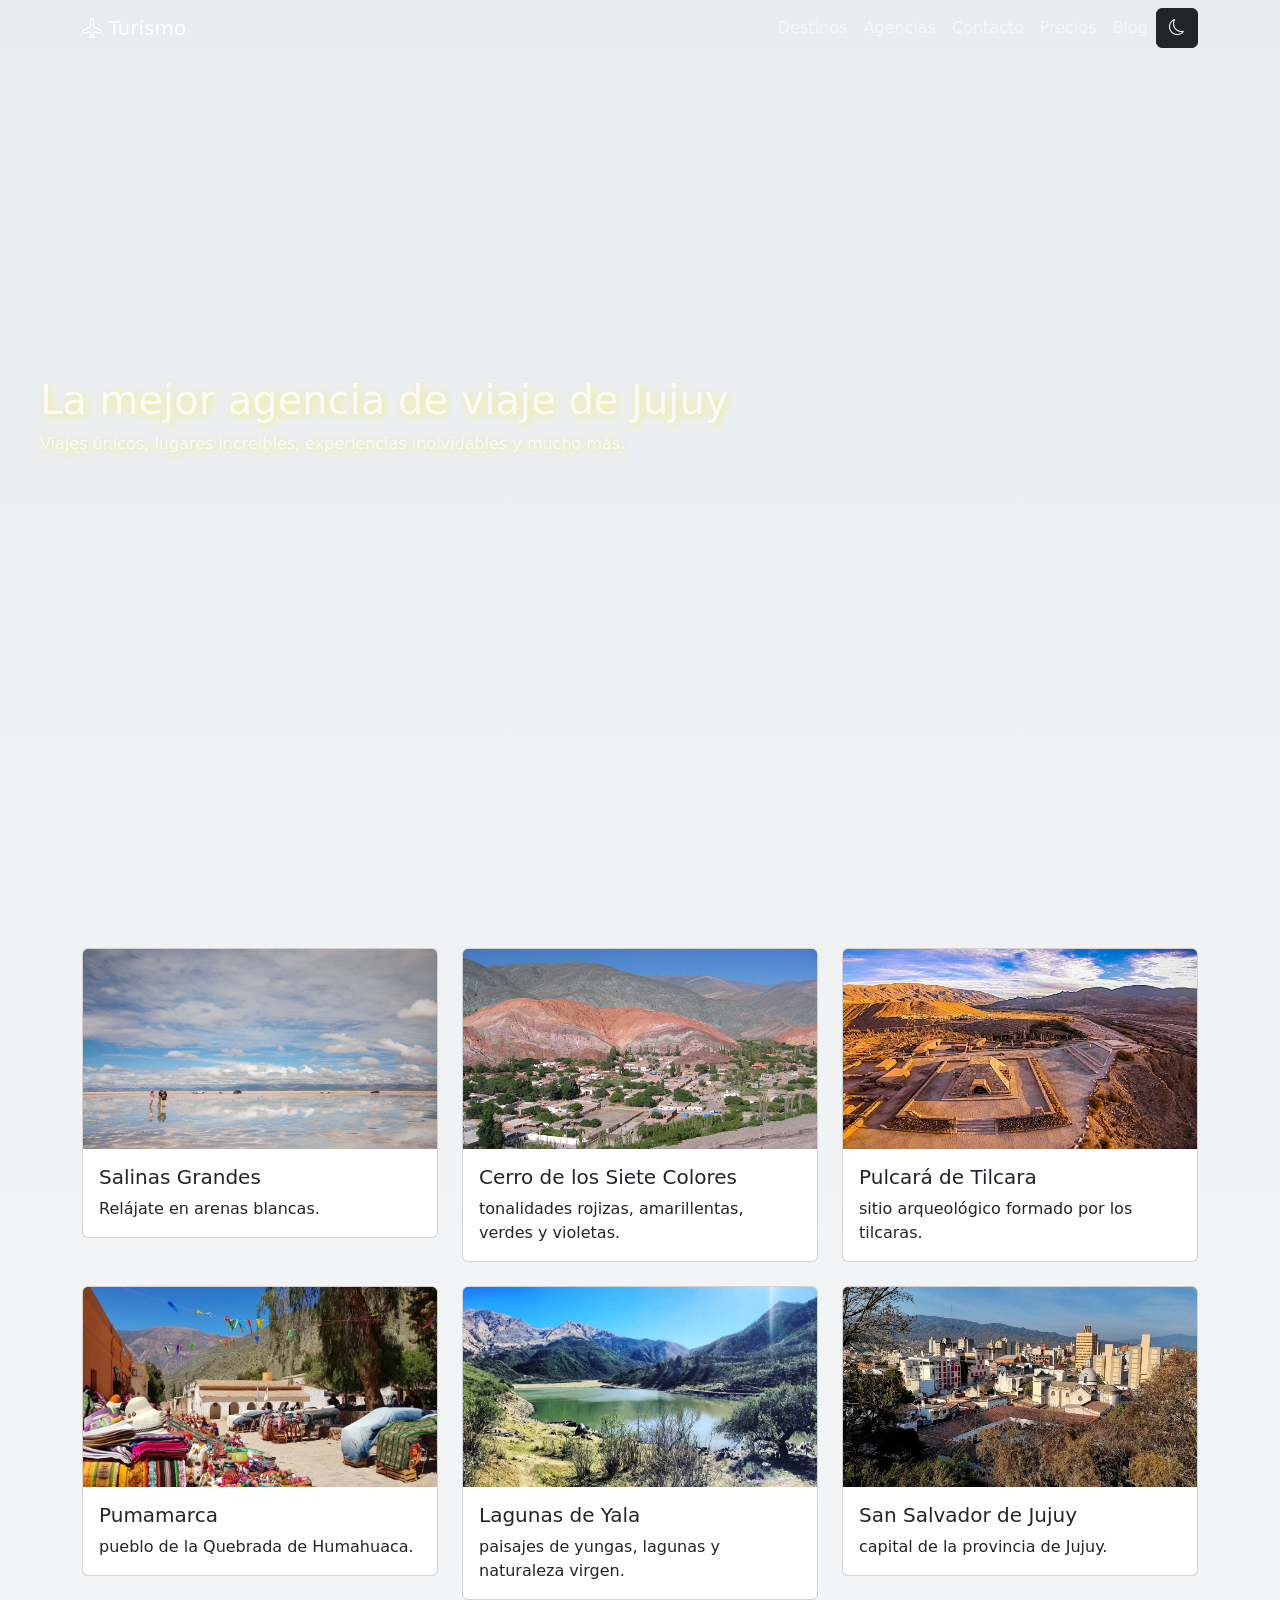
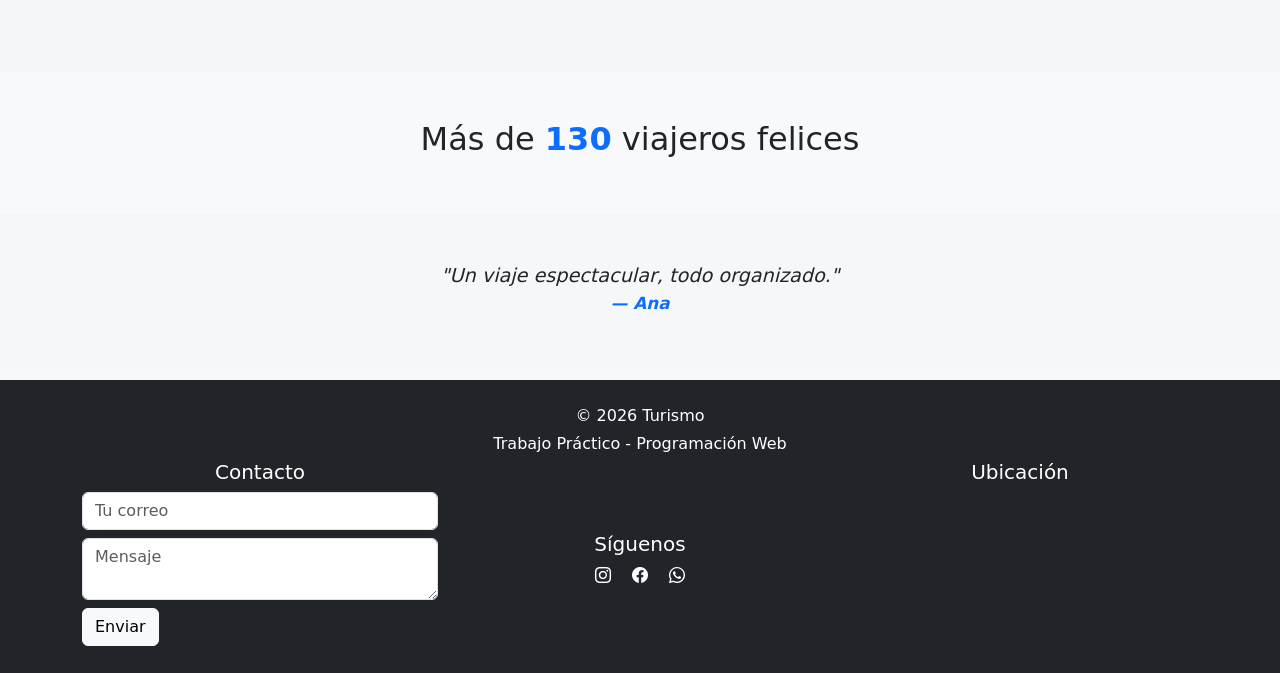
<file: index.html>
<!DOCTYPE html>
<html lang="es">
<head>
  <meta charset="UTF-8">
  <meta name="viewport" content="width=device-width, initial-scale=1.0">
  <title>Turismo - Home</title>
  <!-- Bootstrap CSS -->
  <link href="https://cdn.jsdelivr.net/npm/bootstrap@5.3.8/dist/css/bootstrap.min.css" rel="stylesheet" integrity="sha384-sRIl4kxILFvY47J16cr9ZwB07vP4J8+LH7qKQnuqkuIAvNWLzeN8tE5YBujZqJLB" crossorigin="anonymous">
  <!-- Font Awesome (librería de iconos) -->
  <link rel="stylesheet" href="https://cdn.jsdelivr.net/npm/bootstrap-icons@1.11.3/font/bootstrap-icons.css">
  <!-- Estilos del home -->
  <link rel="stylesheet" href="css/styles.css">
  <link rel="stylesheet" href="css/index.css">
</head>

<body>
  <!-- navbar and header -->
  <div class="hero-wrapper">
    <!-- Video de fondo -->
    <video autoplay muted loop id="hero-video">
      <source src="video/videoJujuy.mp4" type="video/mp4">
    </video>
    <!-- Menu superior -->
    <nav class="navbar navbar-expand-lg navbar-dark">
      <div class="container">
        <a class="navbar-brand" href="index.html">
          <i class="bi bi-airplane"></i> Turismo
        </a>
        <button class="navbar-toggler" type="button" data-bs-toggle="collapse" data-bs-target="#navbarNav">
          <span class="navbar-toggler-icon"></span>
        </button>
        <div class="collapse navbar-collapse" id="navbarNav">
          <ul class="navbar-nav ms-auto">
            <li class="nav-item"><a class="nav-link" href="destinos.html">Destinos</a></li>
            <li class="nav-item"><a class="nav-link" href="agencias.html">Agencias</a></li>
            <li class="nav-item"><a class="nav-link" href="contacto.html">Contacto</a></li>
            <li class="nav-item"><a class="nav-link" href="precios.html">Precios</a></li>
            <li class="nav-item"><a class="nav-link" href="blog.html">Blog</a></li>
            <button id="modoOscuroBtn" class="btn btn-dark">
              <i class="bi bi-moon"></i>
            </button>
          </ul>
        </div>
    </div>
    </nav>
    <!-- Cuerpo de la pagina -->
    <header class="hero text-white text-center" id="hero-text">
      <div class="hero-text">
        <h1>La mejor agencia de viaje de Jujuy</h1>
        <p>Viajes únicos, lugares increibles, experiencias inolvidables y mucho más.</p>
      </div>
    </header>

  </div>
  
  <!-- Cartas de destinos -->
  <section class="container my-5">
    <div class="row">

      <div class="col-md-4 mb-4">
        <div class="card destino-card">
          <img src="img/index/salinas.jpg" class="card-img-top" alt="Playa">
          <div class="card-body">
            <h5 class="card-title">Salinas Grandes</h5>
            <p class="card-text">Relájate en arenas blancas.</p>
          </div>
        </div>
      </div>
      <div class="col-md-4 mb-4">
        <div class="card destino-card">
          <img src="img/index/cerro7colores.jpg" class="card-img-top" alt="cerro de 7 colores">
          <div class="card-body">
            <h5 class="card-title">Cerro de los Siete Colores</h5>
            <p class="card-text">tonalidades rojizas, amarillentas, verdes y violetas.</p>
          </div>
        </div>
      </div>
      <div class="col-md-4 mb-4">
        <div class="card destino-card">
          <img src="img/index/pulcara.jpg" class="card-img-top" alt="pulcara de tilcara">
          <div class="card-body">
            <h5 class="card-title">Pulcará de Tilcara</h5>
            <p class="card-text">sitio arqueológico formado por los tilcaras.</p>
          </div>
        </div>
      </div>
      <div class="col-md-4 mb-4">
        <div class="card destino-card">
          <img src="img/index/pumamarca.jpg" class="card-img-top" alt="pumamarca">
          <div class="card-body">
            <h5 class="card-title">Pumamarca</h5>
            <p class="card-text">pueblo de la Quebrada de Humahuaca.</p>
          </div>
        </div>
      </div>
      <div class="col-md-4 mb-4">
        <div class="card destino-card">
          <img src="img/index/lagunaYala.jpg" class="card-img-top" alt="laguna de yala">
          <div class="card-body">
            <h5 class="card-title">Lagunas de Yala</h5>
            <p class="card-text">paisajes de yungas, lagunas y naturaleza virgen.</p>
          </div>
        </div>
      </div>
      <div class="col-md-4 mb-4">
        <div class="card destino-card">
          <img src="img/index/capitalJujuy.jpg" class="card-img-top" alt="San salvador de jujuy">
          <div class="card-body">
            <h5 class="card-title">San Salvador de Jujuy</h5>
            <p class="card-text">capital de la provincia de Jujuy.</p>
          </div>
        </div>
      </div>
    
    </div>
  </section>

  <!-- Contador animado -->
  <section class="bg-light text-center p-5">
    <h2>Más de <span id="contador">0</span> viajeros felices</h2>
  </section>

  <!-- Carousel de testimonios -->
  <section class="container my-5">
    <div id="testimoniosCarousel" class="carousel slide" data-bs-ride="carousel">
      <div class="carousel-inner">
        <div class="carousel-item active">
          <blockquote class="blockquote text-center">
            <p>"Un viaje espectacular, todo organizado."</p>
            <footer class="blockquote-footer">Ana</footer>
          </blockquote>
        </div>
        <div class="carousel-item">
          <blockquote class="blockquote text-center">
            <p>"La mejor experiencia de mi vida."</p>
            <footer class="blockquote-footer">Carlos</footer>
          </blockquote>
        </div>
      </div>
    </div>
  </section>

  <!-- Footer con formulario, redes sociales y mapa -->
  <footer class="bg-dark text-white text-center py-4 mt-5">
    <div class="container">
      <div class="row">
        <p class="mb-1">© 2026 Turismo</p>
        <p class="mb-1">Trabajo Práctico - Programación Web</p>
        <!-- Formulario -->
        <div class="col-md-4">
          <h5>Contacto</h5>
          <form>
            <input type="email" class="form-control mb-2" placeholder="Tu correo" required>
            <textarea class="form-control mb-2" placeholder="Mensaje"></textarea>
            <div class="text-start">
              <button class="btn btn-light">Enviar</button>
            </div>
          </form>
        </div>
        <!-- Redes sociales -->
        <div class="col-md-4 text-white text-center py-4 mt-5">
          <h5>Síguenos</h5>
          <i class="bi bi-instagram mx-2"></i>
          <i class="bi bi-facebook mx-2"></i>
          <i class="bi bi-whatsapp mx-2"></i>
        </div>
        <!-- Mapa -->
        <div class="col-md-4">
          <h5>Ubicación</h5>
          <iframe src="https://maps.google.com/maps?q=Jujuy&t=&z=13&ie=UTF8&iwloc=&output=embed" width="100%" height="150" style="border:0;"></iframe>
        </div>
      </div>
    </div>
  </footer>

  <!-- Bootstrap JS + jQuery -->
  <script src="https://code.jquery.com/jquery-3.7.1.min.js"></script>
  <script src="https://cdn.jsdelivr.net/npm/bootstrap@5.3.3/dist/js/bootstrap.bundle.min.js"></script>
  
  <!-- Script jQuery para animaciones -->
  <script>
    // Texto animado en Hero
    $("#hero-text").hide().fadeIn(2000);

    // Contador animado
    let count = 0;
    let interval = setInterval(function() {
      if(count < 500) {
        count++;
        $("#contador").text(count);
      } else {
        clearInterval(interval);
      }
    }, 10);
  </script>
  <script src="js/index.js"></script>
</body>
</html>
</file>
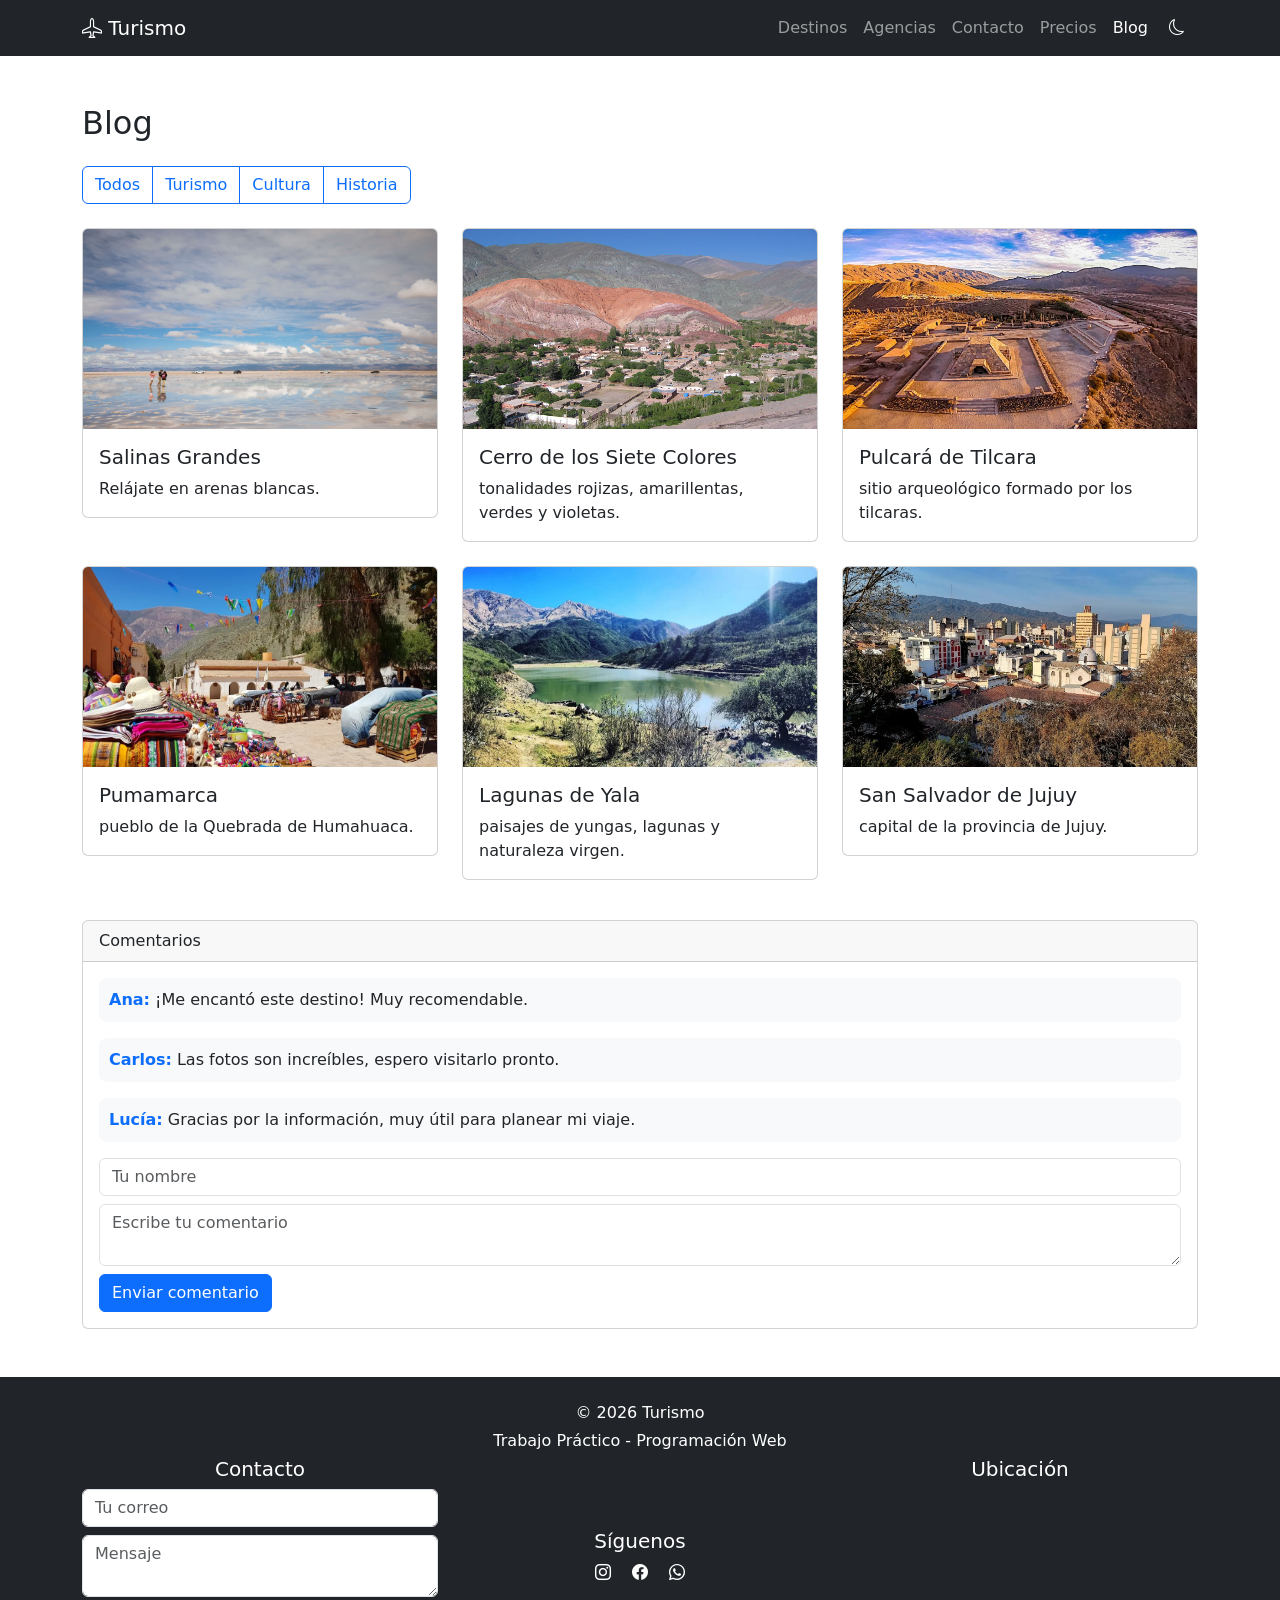
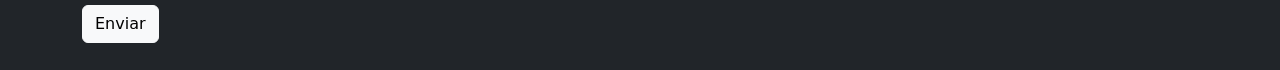
<file: blog.html>
<!DOCTYPE html>
<html lang="es">
<head>
  <meta charset="UTF-8">
  <meta name="viewport" content="width=device-width, initial-scale=1.0">
  <title>Turismo - Home</title>
  <!-- Bootstrap CSS -->
  <link href="https://cdn.jsdelivr.net/npm/bootstrap@5.3.8/dist/css/bootstrap.min.css" rel="stylesheet" integrity="sha384-sRIl4kxILFvY47J16cr9ZwB07vP4J8+LH7qKQnuqkuIAvNWLzeN8tE5YBujZqJLB" crossorigin="anonymous">
  <!-- Font Awesome (librería de iconos) -->
  <link rel="stylesheet" href="https://cdn.jsdelivr.net/npm/bootstrap-icons@1.11.3/font/bootstrap-icons.css">
  <!-- Estilos del home -->
  <link rel="stylesheet" href="css/blog.css">
</head>

<body>
    <!-- navbar -->
    <nav class="navbar navbar-expand-lg navbar-dark bg-dark">
        <div class="container">
            <a class="navbar-brand" href="index.html">
                <i class="bi bi-airplane"></i> Turismo
            </a>
            <button class="navbar-toggler" type="button" data-bs-toggle="collapse" data-bs-target="#menu">
                <span class="navbar-toggler-icon"></span>
            </button>
            <div class="collapse navbar-collapse" id="menu">
                <ul class="navbar-nav ms-auto">
                    <li class="nav-item"><a class="nav-link" href="destinos.html">Destinos</a></li>
                    <li class="nav-item"><a class="nav-link" href="agencias.html">Agencias</a></li>
                    <li class="nav-item"><a class="nav-link" href="contacto.html">Contacto</a></li>
                    <li class="nav-item"><a class="nav-link" href="precios.html">Precios</a></li>
                    <li class="nav-item"><a class="nav-link active" href="blog.html">Blog</a></li>
                    <button id="modoOscuroBtn" class="btn btn-dark">
                        <i class="bi bi-moon"></i>
                    </button>
                </ul>
            </div>
        </div>
    </nav>
    <section class="container my-5">
        <h2 class="mb-4">Blog</h2>
        <!-- Filtros de categorías -->
        <div class="btn-group mb-4" role="group">
            <button type="button" class="btn btn-outline-primary filter-btn" data-filter="all">Todos</button>
            <button type="button" class="btn btn-outline-primary filter-btn" data-filter="turismo">Turismo</button>
            <button type="button" class="btn btn-outline-primary filter-btn" data-filter="cultura">Cultura</button>
            <button type="button" class="btn btn-outline-primary filter-btn" data-filter="historia">Historia</button>
        </div>
        <div class="row">
            <div class="col-md-4 mb-4 blog-item turismo">
                <div class="card destino-card">
                <img src="img/index/salinas.jpg" class="card-img-top" alt="Playa">
                    <div class="card-body">
                        <h5 class="card-title">Salinas Grandes</h5>
                        <p class="card-text">Relájate en arenas blancas.</p>
                    </div>
                </div>
            </div>
            <div class="col-md-4 mb-4  blog-item cultura">
                <div class="card destino-card">
                <img src="img/index/cerro7colores.jpg" class="card-img-top" alt="cerro de 7 colores">
                    <div class="card-body">
                        <h5 class="card-title">Cerro de los Siete Colores</h5>
                        <p class="card-text">tonalidades rojizas, amarillentas, verdes y violetas.</p>
                    </div>
                </div>
            </div>
            <div class="col-md-4 mb-4 blog-item historia">
                <div class="card destino-card">
                    <img src="img/index/pulcara.jpg" class="card-img-top" alt="pulcara de tilcara">
                    <div class="card-body">
                        <h5 class="card-title">Pulcará de Tilcara</h5>
                        <p class="card-text">sitio arqueológico formado por los tilcaras.</p>
                    </div>
                </div>
            </div>
            <div class="col-md-4 mb-4 blog-item cultura">
                <div class="card destino-card">
                    <img src="img/index/pumamarca.jpg" class="card-img-top" alt="pumamarca">
                    <div class="card-body">
                        <h5 class="card-title">Pumamarca</h5>
                        <p class="card-text">pueblo de la Quebrada de Humahuaca.</p>
                    </div>
                </div>
            </div>
            <div class="col-md-4 mb-4 blog-item turismo">
                <div class="card destino-card">
                    <img src="img/index/lagunaYala.jpg" class="card-img-top" alt="laguna de yala">
                    <div class="card-body">
                        <h5 class="card-title">Lagunas de Yala</h5>
                        <p class="card-text">paisajes de yungas, lagunas y naturaleza virgen.</p>
                    </div>
                </div>
            </div>
            <div class="col-md-4 mb-4 blog-item turismo">
                <div class="card destino-card">
                    <img src="img/index/capitalJujuy.jpg" class="card-img-top" alt="San salvador de jujuy">
                    <div class="card-body">
                        <h5 class="card-title">San Salvador de Jujuy</h5>
                        <p class="card-text">capital de la provincia de Jujuy.</p>
                    </div>
                </div>
            </div>
        </div>
         <!-- Comentarios simulados -->
        <div class="card mt-3">
            <div class="card-header">
                Comentarios
            </div>
            <div class="card-body">
                <div class="mb-3">
                    <strong>Ana:</strong> ¡Me encantó este destino! Muy recomendable.
                </div>
                <div class="mb-3">
                    <strong>Carlos:</strong> Las fotos son increíbles, espero visitarlo pronto.
                </div>
                <div class="mb-3">
                    <strong>Lucía:</strong> Gracias por la información, muy útil para planear mi viaje.
                </div>
                <!-- Formulario para comentario simulado -->
                <form id="commentForm">
                    <input type="text" class="form-control mb-2" id="name" placeholder="Tu nombre" required>
                    <textarea class="form-control mb-2" id="comment" placeholder="Escribe tu comentario" required></textarea>
                    <button type="submit" class="btn btn-primary">Enviar comentario</button>
                </form>
            </div>
        </div>

    </section>
    <!-- Footer con formulario, redes sociales y mapa -->
    <footer class="bg-dark text-white text-center py-4 mt-5">
        <div class="container">
        <div class="row">
            <p class="mb-1">© 2026 Turismo</p>
            <p class="mb-1">Trabajo Práctico - Programación Web</p>
            <!-- Formulario -->
            <div class="col-md-4">
            <h5>Contacto</h5>
            <form>
                <input type="email" class="form-control mb-2" placeholder="Tu correo" required>
                <textarea class="form-control mb-2" placeholder="Mensaje"></textarea>
                <div class="text-start">
                <button class="btn btn-light">Enviar</button>
                </div>
            </form>
            </div>
            <!-- Redes sociales -->
            <div class="col-md-4 text-white text-center py-4 mt-5">
            <h5>Síguenos</h5>
            <i class="bi bi-instagram mx-2"></i>
            <i class="bi bi-facebook mx-2"></i>
            <i class="bi bi-whatsapp mx-2"></i>
            </div>
            <!-- Mapa -->
            <div class="col-md-4">
            <h5>Ubicación</h5>
            <iframe src="https://maps.google.com/maps?q=Jujuy&t=&z=13&ie=UTF8&iwloc=&output=embed" width="100%" height="150" style="border:0;"></iframe>
            </div>
        </div>
        </div>
    </footer>
    <script src="https://code.jquery.com/jquery-3.6.0.min.js"></script>
    <script src="js/blog.js"></script>
</body>
</file>
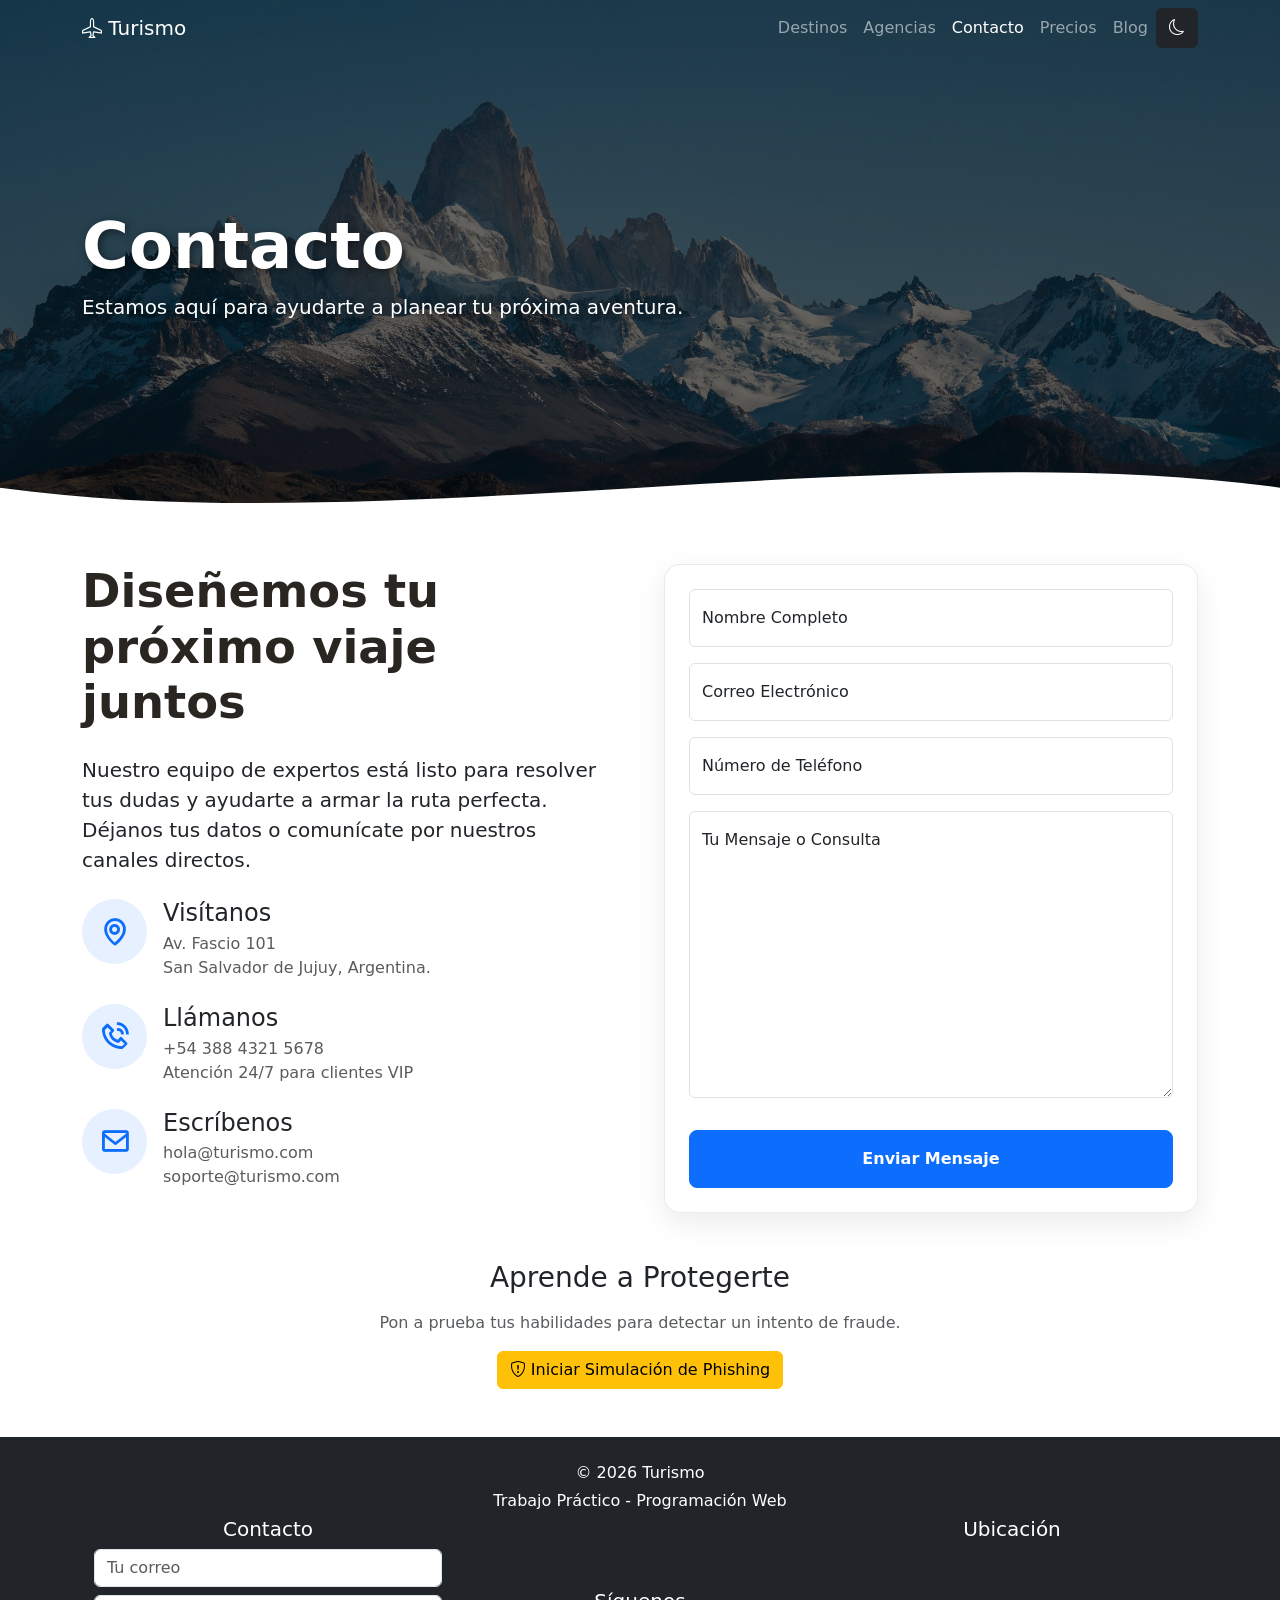
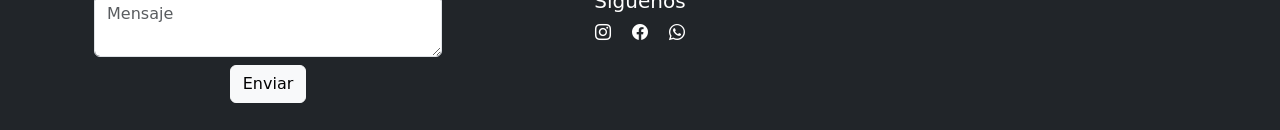
<file: contacto.html>
<!DOCTYPE html>
<html lang="en">
<head>
    <meta charset="UTF-8">
    <meta name="viewport" content="width=device-width, initial-scale=1.0">
    <title>Turismo - Contacto</title>
    <!-- Bootstrap CSS -->
    <link href="https://cdn.jsdelivr.net/npm/bootstrap@5.3.8/dist/css/bootstrap.min.css" rel="stylesheet" integrity="sha384-sRIl4kxILFvY47J16cr9ZwB07vP4J8+LH7qKQnuqkuIAvNWLzeN8tE5YBujZqJLB" crossorigin="anonymous">
    <!-- Font Awesome (librería de iconos) -->
    <link rel="stylesheet" href="https://cdn.jsdelivr.net/npm/bootstrap-icons@1.11.3/font/bootstrap-icons.css">
    <link href='https://unpkg.com/boxicons@2.1.4/css/boxicons.min.css' rel='stylesheet'>  
    <!-- Estilos personalizados -->
    <link rel="stylesheet" href="css/contacto.css">
</head>
<body>
    <header class="hero-contacto">
        <nav class="navbar navbar-expand-lg navbar-dark navbar-custom">
        <div class="container">
            <a class="navbar-brand" href="index.html">
                <i class="bi bi-airplane"></i> Turismo
            </a>
            <button class="navbar-toggler" type="button" data-bs-toggle="collapse" data-bs-target="#menu">
                <span class="navbar-toggler-icon"></span>
            </button>
            <div class="collapse navbar-collapse" id="menu">
                <ul class="navbar-nav ms-auto">
                    <li class="nav-item">
                        <a class="nav-link" href="destinos.html">Destinos</a>
                    </li>
                    <li class="nav-item">
                        <a class="nav-link" href="agencias.html">Agencias</a>
                    </li>
                    <li class="nav-item">
                        <a class="nav-link active" href="contacto.html">Contacto</a>
                    </li>   
                    <li class="nav-item">
                        <a class="nav-link" href="precios.html">Precios</a>
                    </li>
                    <li class="nav-item">
                        <a class="nav-link" href="blog.html">Blog</a>
                    </li>
                         
                    <button id="modoOscuroBtn" class="btn btn-dark">
                        <i class="bi bi-moon"></i>
                    </button>
                </ul>
            </div>
        </div>
        </nav>
        <!-- Contenido sobre la imagen de fondo -->
        <div class="hero-content container ">
            <h1 class="display-3 fw-bold text-white text-shadow">Contacto</h1>
            <p class="lead text-white text-shadow">Estamos aquí para ayudarte a planear tu próxima aventura.</p>
        </div>
        <!-- Separador en forma de ola -->
        <div class="wave">
            <svg viewBox="0 0 500 150" preserveAspectRatio="none"><path d="M0.00,49.98 C149.99,150.00 349.20,-49.98 500.00,49.98 L500.00,150.00 L0.00,150.00 Z"></path></svg>
        </div>
    </header>
    <main class="container mt-4 mb-5">
        <section class="contact-section reveal mb-5">
            <div class="row gx-5">
                <!-- Contacto Info -->
                <div class="col-md-6 mb-4 contact-info">
                    <h2 class="mb-4 contact-title">Diseñemos tu próximo viaje juntos</h2>
                    <p class="lead mb-4">Nuestro equipo de expertos está listo para resolver tus dudas y ayudarte a armar la ruta perfecta.
                        Déjanos tus datos o comunícate por nuestros canales directos.</p> 
                    <div class="contact-info-list d-flex flex-column gap-4">
                        <div class="contact-item d-flex align-items-start animate-fade-in animate-delay-1">
                            <div class="contact-icon me-3">
                                <i class='bx bx-map'></i>
                            </div>
                            <div class="contact-text">
                                <h4 class="mb-1">Visítanos</h4>
                                <p class="mb-0 text-muted">Av. Fascio 101<br>San Salvador de Jujuy, Argentina.</p>
                            </div>
                        </div>
                        <div class="contact-item d-flex align-items-start animate-fade-in animate-delay-2">
                            <div class="contact-icon me-3">
                                <i class='bx bx-phone-call'></i>
                            </div>
                            <div class="contact-text">
                                <h4 class="mb-1">Llámanos</h4>
                                <p class="mb-0 text-muted">+54 388 4321 5678<br>Atención 24/7 para clientes VIP</p>
                            </div>
                        </div>
        
                        <div class="contact-item d-flex align-items-start animate-fade-in animate-delay-3">
                            <div class="contact-icon me-3">
                                <i class='bx bx-envelope'></i>
                            </div>
                            <div class="contact-text">
                                <h4 class="mb-1">Escríbenos</h4>
                                <p class="mb-0 text-muted">hola@turismo.com<br>soporte@turismo.com</p>
                            </div>
                        </div>
                    </div>
                </div>     
                <!-- Contacto Form -->
                <div class="col-md-6 contact-form-card reveal">
                    <div class="card form-card p-4 rounded-4 h-100">
                        <form id="contactForm" action="#modal-success" method="GET" class="d-flex flex-column h-100">         
                            <div class="form-floating mb-3">
                                <input type="text" id="name" class="form-control" placeholder="Nombre Completo" required
                                    pattern="[A-Za-zÁÉÍÓÚáéíóúÑñ\s]{3,50}">
                                <label for="name">Nombre Completo</label>
                                <div class="invalid-feedback" id="nameError">El nombre debe tener entre 3 y 50 letras</div>
                            </div>           
                            <div class="form-floating mb-3">
                                <input type="email" id="email" class="form-control" placeholder="Correo Electrónico" required>
                                <label for="email">Correo Electrónico</label>
                                <div class="invalid-feedback" id="emailError">Debes ingresar un email válido (ej: nombre@dominio.com).</div>
                            </div>      
                            <div class="form-floating mb-3">
                                <input type="tel" id="phone" class="form-control" placeholder="Número de Teléfono" required pattern="[0-9]{8,15}">
                                <label for="phone">Número de Teléfono</label>
                                <div class="invalid-feedback" id="phoneError">Ingresa un número telefónico válido (solo números).</div>
                            </div>      
                            <div class="form-floating mb-4 flex-grow-1">
                                <textarea id="message" class="form-control h-100" placeholder="Tu Mensaje o Consulta" required minlength="10" style="min-height: 120px"></textarea>
                                <label for="message">Tu Mensaje o Consulta</label>
                                <div class="invalid-feedback" id="messageError">El mensaje debe tener al menos 10 caracteres</div>
                            </div>     
                        <button type="submit" id="submitBtn" class="btn btn-primary w-100 py-3 fw-bold rounded-3 mt-2">
                            <span id="btnText">Enviar Mensaje</span>
                            <span id="btnSpinner" class="spinner-border spinner-border-sm d-none ms-2" role="status" aria-hidden="true"></span>
                            </button>
                        </form>
                    </div>
                </div>
            </div>
        </section>
    </main>

    <!-- Phishing Simulation Section -->
    <section class="text-center my-5">
        <h3 class="mb-3">Aprende a Protegerte</h3>
        <p class="text-muted">Pon a prueba tus habilidades para detectar un intento de fraude.</p>
        <button type="button" class="btn btn-warning" data-bs-toggle="modal" data-bs-target="#phishingModal">
            <i class="bi bi-shield-exclamation"></i> Iniciar Simulación de Phishing
        </button>
    </section>

    <!-- Phishing Modal -->
    <div class="modal fade" id="phishingModal" tabindex="-1" aria-labelledby="phishingModalLabel" aria-hidden="true">
        <div class="modal-dialog modal-lg">
            <div class="modal-content">
                <div class="modal-header bg-danger text-white">
                    <h5 class="modal-title" id="phishingModalLabel"><i class="bi bi-exclamation-triangle-fill"></i> ¡Cuidado! Esto podría ser un intento de Phishing</h5>
                    <button type="button" class="btn-close btn-close-white" data-bs-dismiss="modal" aria-label="Close"></button>
                </div>
                <div class="modal-body">
                    <p class="lead">Este es un correo electrónico <strong>falso</strong>. Haz clic en las partes sospechosas para descubrir por qué.</p>
                    <div class="card">
                        <div class="card-body">
                            <p><strong>De:</strong> Soporte Técnico &lt;<span class="phishing-clue" data-bs-toggle="popover" title="Señal de Alerta" data-bs-content="El dominio 'turismo-seguridad.com' no es nuestro dominio oficial (turismo.com). Los estafadores suelen usar dominios parecidos.">soporte-tecnico@turismo-seguridad.com</span>&gt;</p>
                            <p><strong>Asunto:</strong> <span class="phishing-clue" data-bs-toggle="popover" title="Señal de Alerta" data-bs-content="Los asuntos con sentido de 'URGENCIA' son una táctica común para que actúes sin pensar.">URGENTE: Su cuenta ha sido comprometida</span></p>
                            <hr>
                            <p>Estimado/a <span class="phishing-clue" data-bs-toggle="popover" title="Señal de Alerta" data-bs-content="Un saludo genérico como 'Usuario/a' en lugar de tu nombre real es una bandera roja. Las empresas legítimas suelen personalizar sus correos.">Usuario/a</span>,</p>
                            <p>Hemos detectado actividad sospechosa en su cuenta. Para su seguridad, hemos bloqueado temporalmente su acceso. Por favor, verifique su identidad haciendo clic en el siguiente enlace para restaurar su cuenta de inmediato:</p>
                            <p><a href="#" onclick="return false;" class="phishing-clue" data-bs-toggle="popover" title="Señal de Alerta" data-bs-content="Nunca hagas clic en enlaces sospechosos. Pasa el mouse sobre él (sin hacer clic) para ver la URL real. Esta dirige a 'turismo-verificar.net', un sitio falso.">http://turismo-verificar.net/login</a></p>
                            <p>Si no verifica su cuenta en las próximas 24 horas, será eliminada permanentemente por motivos de <span class="phishing-clue" data-bs-toggle="popover" title="Señal de Alerta" data-bs-content="Los errores de ortografía o gramática son muy comunes en los correos de phishing.">segurida</span>.</p>
                            <p>Gracias,<br>El equipo de Soporte de Turismo</p>
                        </div>
                    </div>
                    <div id="phishing-feedback" class="alert alert-success mt-3 d-none">
                        ¡Excelente! Has encontrado todas las pistas.
                    </div>
                </div>
                <div class="modal-footer">
                    <button type="button" class="btn btn-secondary" data-bs-dismiss="modal">Cerrar</button>
                </div>
            </div>
        </div>
    </div>
    <!-- Modal de Éxito de Bootstrap -->
    <div class="modal fade" id="modal-success" tabindex="-1" aria-labelledby="modalSuccessLabel" aria-hidden="true">
        <div class="modal-dialog modal-dialog-centered">
            <div class="modal-content text-center border-0 shadow-lg rounded-4 p-3">
                <div class="modal-header border-0 pb-0">
                    <button type="button" class="btn-close" data-bs-dismiss="modal" aria-label="Cerrar"></button>
                </div>
                <div class="modal-body">
                    <div class="mb-3">
                        <i class='bx bx-check-circle text-success' style="font-size: 5rem;"></i>
                    </div>
                    <h3 class="fw-bold mb-3" id="modalSuccessLabel">¡Mensaje Enviado!</h3>
                    <p class="text-muted mb-4">Nos comunicaremos contigo a la brevedad. Tu aventura está a punto de comenzar.</p>
                    <button type="button" class="btn btn-primary w-100 py-2 fw-bold rounded-3" data-bs-dismiss="modal">De acuerdo</button>
                </div>
            </div>
        </div>
    </div>

    <footer class="bg-dark text-white text-center py-4 mt-5">
        <div class="container">
            <p class="mb-1">© 2026 Turismo</p>
            <p class="mb-1">Trabajo Práctico - Programación Web</p>
            <!-- Formulario -->
            <div class="container">
                <div class="row">
                    <!-- Formulario -->
                    <div class="col-md-4">
                        <h5>Contacto</h5>
                        <form>
                            <input type="email" class="form-control mb-2" placeholder="Tu correo" required>
                            <textarea class="form-control mb-2" placeholder="Mensaje"></textarea>
                            <button class="btn btn-light">Enviar</button>
                        </form>
                    </div>
                    <!-- Redes sociales -->
                    <div class="col-md-4 text-white text-center py-4 mt-5">
                        <h5>Síguenos</h5>
                        <i class="bi bi-instagram mx-2"></i>
                        <i class="bi bi-facebook mx-2"></i>
                        <i class="bi bi-whatsapp mx-2"></i>
                    </div>
                    <!-- Mapa embebido -->
                    <div class="col-md-4">
                        <h5>Ubicación</h5>
                        <iframe src="https://maps.google.com/maps?q=Jujuy&t=&z=13&ie=UTF8&iwloc=&output=embed" width="100%"
                            height="150" style="border:0;"></iframe>
                    </div>
                </div>
            </div>
    </footer>
    <!-- Bootstrap JS -->
    <script src="https://cdn.jsdelivr.net/npm/bootstrap@5.3.0/dist/js/bootstrap.bundle.min.js"></script>
    <!-- jQuery -->
    <script src="https://code.jquery.com/jquery-3.6.0.min.js"></script>   
    <!-- Lógica de Contacto -->
    <script src="js/contacto.js"></script>
</body>
</html>
</file>
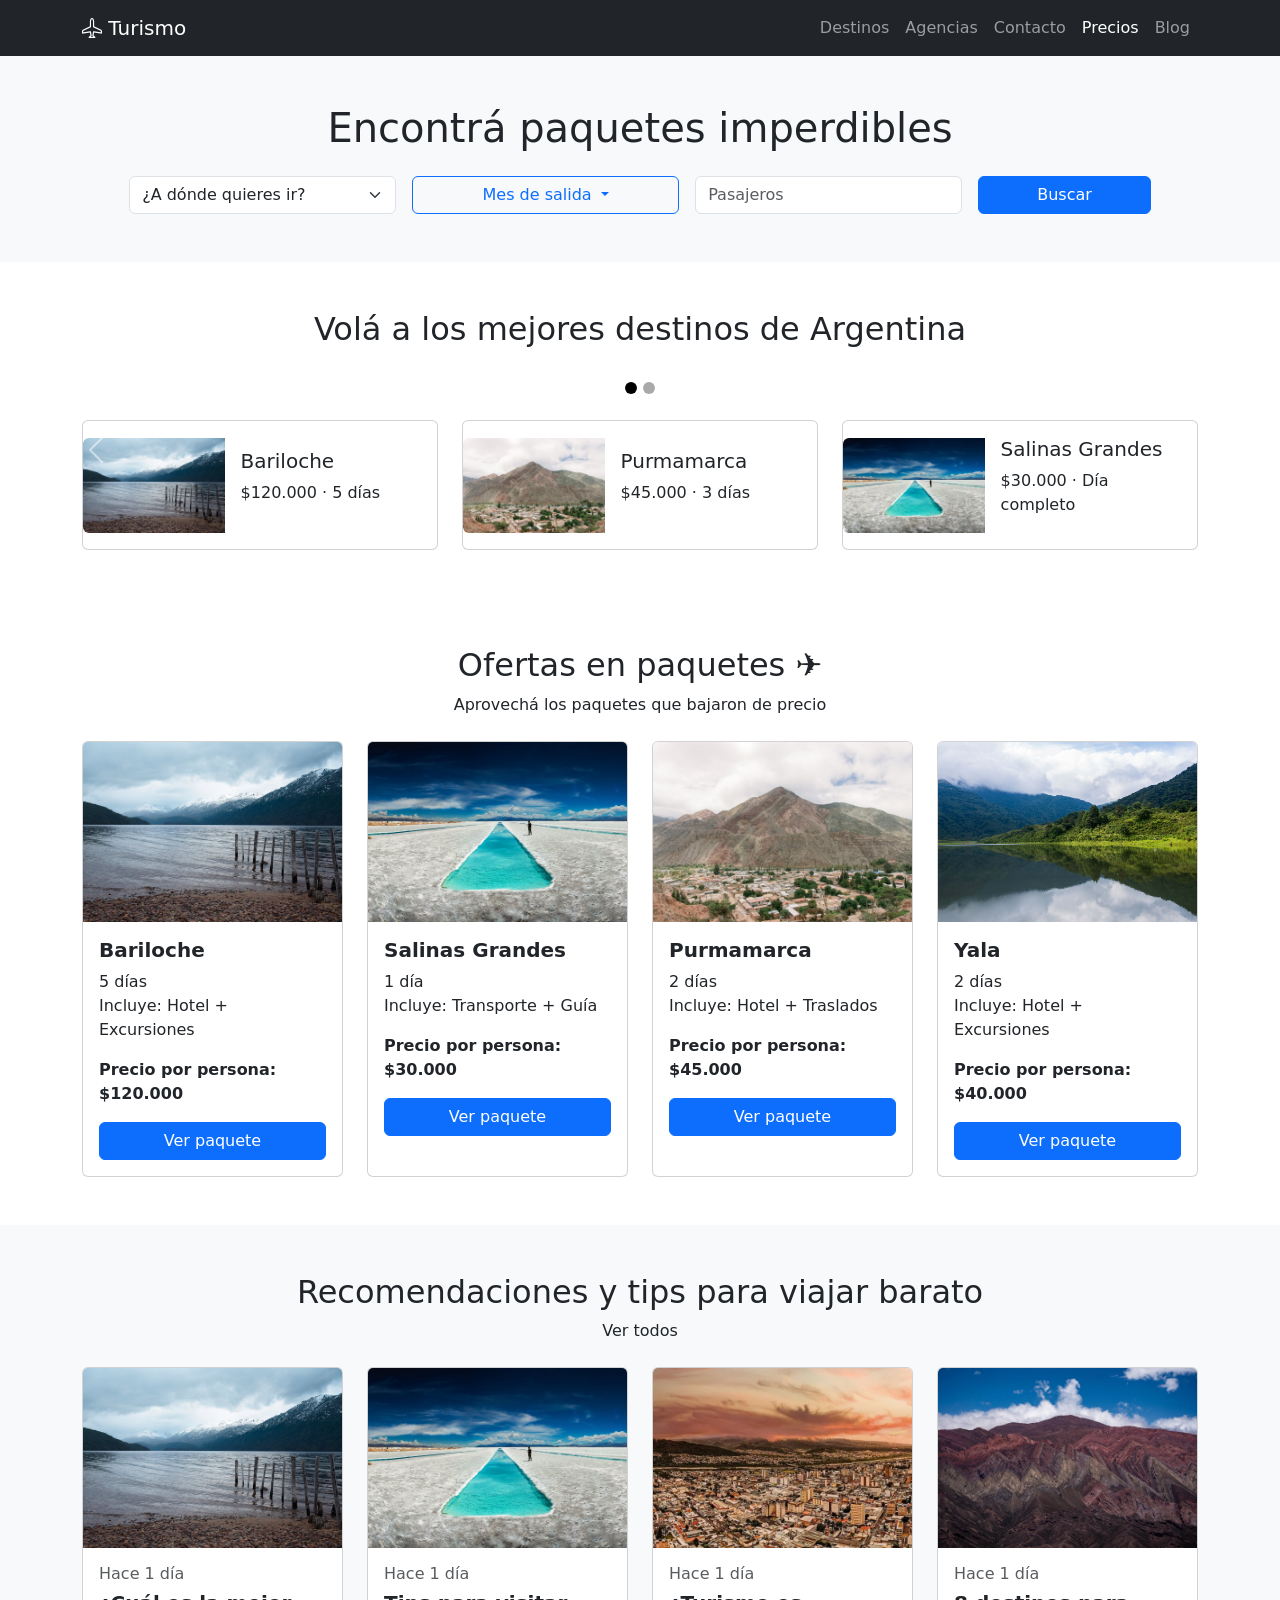
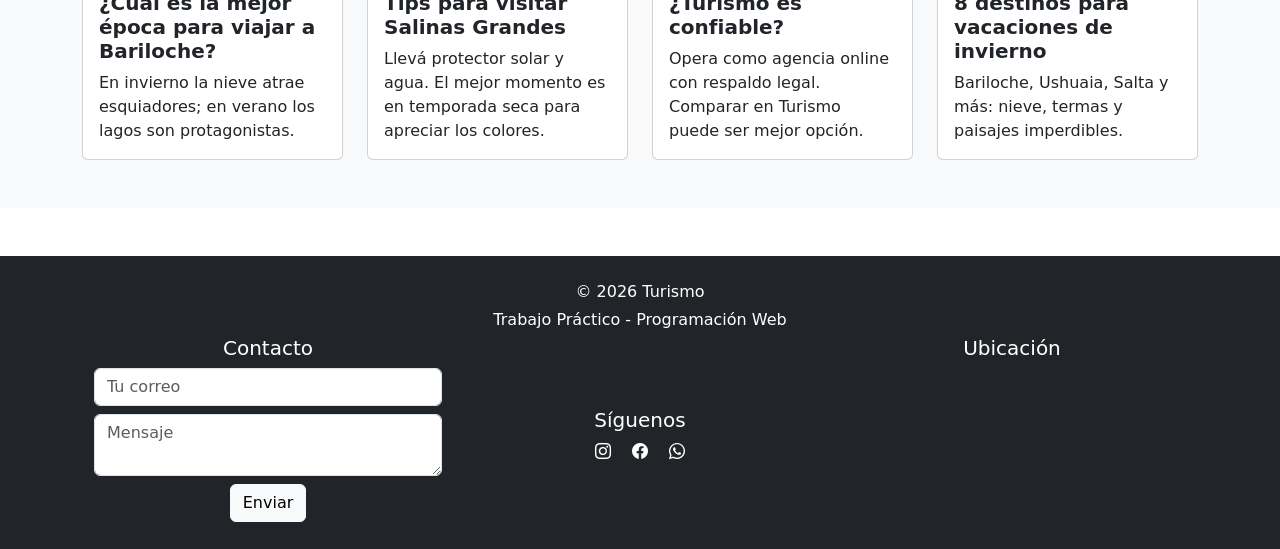
<file: precios.html>
<!DOCTYPE html>
<html lang="es">
<head>
  <meta charset="UTF-8">
  <meta name="viewport" content="width=device-width, initial-scale=1.0">
  <title>Turismo - Precios</title>
  <!-- Bootstrap CSS -->
  <link href="https://cdn.jsdelivr.net/npm/bootstrap@5.3.8/dist/css/bootstrap.min.css" rel="stylesheet">
  <!-- Bootstrap Icons -->
  <link rel="stylesheet" href="https://cdn.jsdelivr.net/npm/bootstrap-icons@1.11.3/font/bootstrap-icons.css">
  <!-- Estilos propios -->
  <link rel="stylesheet" href="css/precios.css">
</head>
<body>
  <!-- Navbar -->
  <nav class="navbar navbar-expand-lg navbar-dark bg-dark">
    <div class="container">
      <a class="navbar-brand" href="index.html">
        <i class="bi bi-airplane"></i> Turismo
      </a>
      <button class="navbar-toggler" type="button" data-bs-toggle="collapse" data-bs-target="#navbarNav">
        <span class="navbar-toggler-icon"></span>
      </button>
      <div class="collapse navbar-collapse" id="navbarNav">
        <ul class="navbar-nav ms-auto">
          <li class="nav-item"><a class="nav-link" href="destinos.html">Destinos</a></li>
          <li class="nav-item"><a class="nav-link" href="agencias.html">Agencias</a></li>
          <li class="nav-item"><a class="nav-link" href="contacto.html">Contacto</a></li>
          <li class="nav-item"><a class="nav-link active" href="precios.html">Precios</a></li>
          <li class="nav-item"><a class="nav-link" href="blog.html">Blog</a></li>
        </ul>
      </div>
    </div>
  </nav>

<!-- Bloque de búsqueda -->
<section class="bg-light py-5">
  <div class="container text-center">
    <h1 class="mb-4">Encontrá paquetes imperdibles</h1>

    <!-- 🔥 IMPORTANTE: form -->
    <form id="busquedaForm" class="row g-3 justify-content-center">
      
      <!-- Destino -->
      <div class="col-md-3">
        <select id="destino" class="form-select" required>
          <option value="" selected disabled>¿A dónde quieres ir?</option>
          <option value="Bariloche">Bariloche</option>
          <option value="Cerro de los 7 Colores">Cerro de los 7 Colores</option>
          <option value="Jujuy Capital">Jujuy Capital</option>
          <option value="Purmamarca">Purmamarca</option>
          <option value="Salinas Grandes">Salinas Grandes</option>
          <option value="Yala">Yala</option>
        </select>
      </div>
      
      <!-- Mes -->
      <div class="col-md-3">
        <div class="dropdown w-100">
          <button class="btn btn-outline-primary dropdown-toggle w-100" 
                  type="button" 
                  id="dropdownMes" 
                  data-bs-toggle="dropdown" 
                  data-bs-auto-close="outside">
            Mes de salida
          </button>

          <ul class="dropdown-menu w-100 p-2" id="listaMeses"></ul>

          <!-- 🔥 input oculto para validar -->
          <input type="hidden" id="mesHidden" required>
        </div>
      </div>
      
      <!-- Pasajeros -->
      <div class="col-md-3">
        <input type="number" id="pasajeros" 
              class="form-control" 
              placeholder="Pasajeros" 
              min="1" 
              required>
      </div>
      
      <!-- Botón -->
      <div class="col-md-2">
        <!-- 🔥 type submit -->
        <button type="submit" class="btn btn-primary w-100">
          Buscar
        </button>
      </div>
      
    </form>
  </div>
</section>

<!-- Carrusel de destinos -->
<section class="container my-5">
  <h2 class="text-center mb-4">Volá a los mejores destinos de Argentina</h2>

  <div id="destinosCarousel" class="carousel slide" data-bs-ride="carousel" data-bs-interval="10000">

    <!-- Indicadores -->
    <div class="carousel-indicators">
      <button type="button" data-bs-target="#destinosCarousel" data-bs-slide-to="0" class="active"></button>
      <button type="button" data-bs-target="#destinosCarousel" data-bs-slide-to="1"></button>
    </div>

    <div class="carousel-inner">

      <!-- Grupo 1 -->
      <div class="carousel-item active">
        <div class="row justify-content-center">

          <div class="col-md-4">
            <div class="card h-100 d-flex flex-row align-items-center destino-card">
              <img src="img/destinos/bariloche.jpg" class="img-fluid rounded-start" style="width: 40%;" alt="Bariloche">
              <div class="card-body">
                <h5>Bariloche</h5>
                <p>$120.000 · 5 días</p>
              </div>
            </div>
          </div>

          <div class="col-md-4">
            <div class="card h-100 d-flex flex-row align-items-center destino-card">
              <img src="img/destinos/purmamarca.jpg" class="img-fluid rounded-start" style="width: 40%;" alt="Purmamarca">
              <div class="card-body">
                <h5>Purmamarca</h5>
                <p>$45.000 · 3 días</p>
              </div>
            </div>
          </div>

          <div class="col-md-4">
            <div class="card h-100 d-flex flex-row align-items-center destino-card">
              <img src="img/destinos/salinas.jpg" class="img-fluid rounded-start" style="width: 40%;" alt="Salinas Grandes">
              <div class="card-body">
                <h5>Salinas Grandes</h5>
                <p>$30.000 · Día completo</p>
              </div>
            </div>
          </div>

        </div>
      </div>

      <!-- Grupo 2 -->
      <div class="carousel-item">
        <div class="row justify-content-center">

          <div class="col-md-4">
            <div class="card h-100 d-flex flex-row align-items-center destino-card">
              <img src="img/destinos/cerro7colores.jpg" class="img-fluid rounded-start" style="width: 40%;" alt="Cerro de los 7 Colores">
              <div class="card-body">
                <h5>Cerro de los 7 Colores</h5>
                <p>$20.000 · Día completo</p>
              </div>
            </div>
          </div>

          <div class="col-md-4">
            <div class="card h-100 d-flex flex-row align-items-center destino-card">
              <img src="img/destinos/jujuycapital.jpg" class="img-fluid rounded-start" style="width: 40%;" alt="San Salvador de Jujuy">
              <div class="card-body">
                <h5>San Salvador de Jujuy</h5>
                <p>$18.000 · Día completo</p>
              </div>
            </div>
          </div>

          <div class="col-md-4">
            <div class="card h-100 d-flex flex-row align-items-center destino-card">
              <img src="img/destinos/yala.jpg" class="img-fluid rounded-start" style="width: 40%;" alt="Lagunas de Yala">
              <div class="card-body">
                <h5>Lagunas de Yala</h5>
                <p>$15.000 · Día completo</p>
              </div>
            </div>
          </div>

        </div>
      </div>

    </div>
  </div>
</section>

    <!-- Controles -->
    <button class="carousel-control-prev" type="button" data-bs-target="#destinosCarousel" data-bs-slide="prev">
      <span class="carousel-control-prev-icon"></span>
    </button>
    <button class="carousel-control-next" type="button" data-bs-target="#destinosCarousel" data-bs-slide="next">
      <span class="carousel-control-next-icon"></span>
    </button>
  </div>
</section>

<!-- Ofertas en paquetes -->
<section class="py-5">
  <div class="container">
    <h2 class="text-center mb-2">Ofertas en paquetes ✈️</h2>
    <p class="text-center mb-4">Aprovechá los paquetes que bajaron de precio</p>

    <div class="row g-4">
      <!-- Bariloche -->
      <div class="col-md-3">
        <div class="card h-100">
          <img src="img/destinos/bariloche.jpg" class="card-img-top" alt="Bariloche">
          <div class="card-body">
            <h5 class="card-title fw-bold">Bariloche</h5>
            <p class="card-text">5 días<br>Incluye: Hotel + Excursiones</p>
            <p class="card-text fw-bold">Precio por persona: $120.000</p>
            <a href="#" class="btn btn-primary w-100 ver-paquete" data-paquete="bariloche">Ver paquete</a>
          </div>
        </div>
      </div>

      <!-- Salinas Grandes -->
      <div class="col-md-3">
        <div class="card h-100">
          <img src="img/destinos/salinas.jpg" class="card-img-top" alt="Salinas Grandes">
          <div class="card-body">
            <h5 class="card-title fw-bold">Salinas Grandes</h5>
            <p class="card-text">1 día<br>Incluye: Transporte + Guía</p>
            <p class="card-text fw-bold">Precio por persona: $30.000</p>
            <a href="#" class="btn btn-primary w-100 ver-paquete" data-paquete="salinas">Ver paquete</a>
          </div>
        </div>
      </div>

      <!-- Purmamarca -->
      <div class="col-md-3">
        <div class="card h-100">
          <img src="img/destinos/purmamarca.jpg" class="card-img-top" alt="Purmamarca">
          <div class="card-body">
            <h5 class="card-title fw-bold">Purmamarca</h5>
            <p class="card-text">2 días<br>Incluye: Hotel + Traslados</p>
            <p class="card-text fw-bold">Precio por persona: $45.000</p>
            <a href="#" class="btn btn-primary w-100 ver-paquete" data-paquete="purmamarca">Ver paquete</a>
          </div>
        </div>
      </div>

      <!-- Yala -->
      <div class="col-md-3">
        <div class="card h-100">
          <img src="img/destinos/yala.jpg" class="card-img-top" alt="Yala">
          <div class="card-body">
            <h5 class="card-title fw-bold">Yala</h5>
            <p class="card-text">2 días<br>Incluye: Hotel + Excursiones</p>
            <p class="card-text fw-bold">Precio por persona: $40.000</p>
            <a href="#" class="btn btn-primary w-100 ver-paquete" data-paquete="yala">Ver paquete</a>
          </div>
        </div>
      </div>
    </div>
  </div>
</section>


<!-- Recomendaciones y tips -->
<section class="py-5 bg-light">
  <div class="container">
    <h2 class="text-center mb-2">Recomendaciones y tips para viajar barato</h2>
    <p class="text-center mb-4">Ver todos</p>

    <div class="row g-4">
      <!-- Bariloche -->
      <div class="col-md-3">
        <div class="card h-100">
          <img src="img/destinos/bariloche.jpg" class="card-img-top" alt="Bariloche">
          <div class="card-body">
            <h6 class="text-muted">Hace 1 día</h6>
            <h5 class="fw-bold">¿Cuál es la mejor época para viajar a Bariloche?</h5>
            <p class="card-text">En invierno la nieve atrae esquiadores; en verano los lagos son protagonistas.</p>
          </div>
        </div>
      </div>

      <!-- Salinas Grandes -->
      <div class="col-md-3">
        <div class="card h-100">
          <img src="img/destinos/salinas.jpg" class="card-img-top" alt="Salinas Grandes">
          <div class="card-body">
            <h6 class="text-muted">Hace 1 día</h6>
            <h5 class="fw-bold">Tips para visitar Salinas Grandes</h5>
            <p class="card-text">Llevá protector solar y agua. El mejor momento es en temporada seca para apreciar los colores.</p>
          </div>
        </div>
      </div>

      <!-- Jujuy Capital -->
      <div class="col-md-3">
        <div class="card h-100">
          <img src="img/destinos/jujuycapital.jpg" class="card-img-top" alt="Jujuy Capital">
          <div class="card-body">
            <h6 class="text-muted">Hace 1 día</h6>
            <h5 class="fw-bold">¿Turismo es confiable?</h5>
            <p class="card-text">Opera como agencia online con respaldo legal. Comparar en Turismo puede ser mejor opción.</p>
          </div>
        </div>
      </div>

      <!-- Cerro de los 7 Colores -->
      <div class="col-md-3">
        <div class="card h-100">
          <img src="img/destinos/cerro7colores.jpg" class="card-img-top" alt="Cerro de los 7 Colores">
          <div class="card-body">
            <h6 class="text-muted">Hace 1 día</h6>
            <h5 class="fw-bold">8 destinos para vacaciones de invierno</h5>
            <p class="card-text">Bariloche, Ushuaia, Salta y más: nieve, termas y paisajes imperdibles.</p>
          </div>
        </div>
      </div>
    </div>
  </div>
</section>


<!-- Footer -->
<footer class="bg-dark text-white text-center py-4 mt-5">
    <div class="container">
        <p class="mb-1">© 2026 Turismo</p>
        <p class="mb-1">Trabajo Práctico - Programación Web</p>
        <!-- Formulario -->
        <div class="container">
            <div class="row">
                <!-- Formulario -->
                <div class="col-md-4">
                    <h5>Contacto</h5>
                    <form>
                        <input type="email" class="form-control mb-2" placeholder="Tu correo" required>
                        <textarea class="form-control mb-2" placeholder="Mensaje"></textarea>
                        <button class="btn btn-light">Enviar</button>
                    </form>
                </div>
                <!-- Redes sociales -->
                <div class="col-md-4 text-white text-center py-4 mt-5">
                    <h5>Síguenos</h5>
                    <i class="bi bi-instagram mx-2"></i>
                    <i class="bi bi-facebook mx-2"></i>
                    <i class="bi bi-whatsapp mx-2"></i>
                </div>
                <!-- Mapa embebido -->
                <div class="col-md-4">
                    <h5>Ubicación</h5>
                    <iframe src="https://maps.google.com/maps?q=Jujuy&t=&z=13&ie=UTF8&iwloc=&output=embed" width="100%"
                        height="150" style="border:0;"></iframe>
                </div>
            </div>
        </div>
</footer>

  <!-- jQuery + Bootstrap JS -->
  <script src="https://code.jquery.com/jquery-3.6.0.min.js"></script>
  <script src="https://cdn.jsdelivr.net/npm/bootstrap@5.3.0/dist/js/bootstrap.bundle.min.js"></script>
  <!-- Script externo -->
  <script src="js/precios.js"></script>
  
</body>
</html>
</file>
<file: css/styles.css>
body {
    margin: 0;
    padding: 0;
    overflow-x: hidden;
    background: linear-gradient(to bottom, #e9ecef, #f8f9fa);
}
</file>
<file: css/index.css>
/* ====== Cabecera ====== */
.hero-wrapper {
  position: relative;
  height: 100vh; /* ocupa toda la altura de la ventana */
  overflow: hidden;
}
.hero-wrapper video {
  position: absolute;
  top: 50%;
  left: 50%;
  transform: translate(-50%, -50%);
  min-width: 100%;
  min-height: 100%;
  object-fit: cover;
  z-index: -1;
}
header.hero{
  position: relative;
  height: 100vh;
  overflow: hidden;
}
header.hero .hero-text {
  position: relative;
  top: 40%;
  transform: translateY(-50%);
  text-align: left;
  padding-left: 40px;  /* espacio para que no quede pegado al borde */
  color: white;
  text-shadow: 2px 2px 8px rgba(255, 239, 11, 0.7);
}

/* ====== Cartas de destinos ====== */
.destino-card {
  transition: transform 0.3s ease, box-shadow 0.3s ease;
  cursor: pointer;
}

.destino-card:hover {
  transform: translateY(-8px) scale(1.03);
  box-shadow: 0 8px 20px rgba(0,0,0,0.2);
}

.destino-card img {
  height: 200px;
  width: 100%;
}

.destino-card:hover img {
  transform: scale(1.1);
}

/* ====== Contador ====== */
#contador {
  font-weight: bold;
  color: #0d6efd;
  font-size: 2rem;
}

/* ====== Carousel de testimonios ====== */
.carousel .blockquote {
  font-size: 1.2rem;
  font-style: italic;
}

.carousel .blockquote-footer {
  color: #0d6efd;
  font-weight: bold;
}

footer .btn {
  transition: background-color 0.3s ease, transform 0.2s ease;
}

footer .btn:hover {
  background-color: #ffc107;
  transform: scale(1.05);
}
/* ====== Modo oscuro ====== */
.dark-mode section.bg-light {
  background-color: #1e1e1e !important; /* fondo oscuro */
  color: #f8f9fa; /* texto claro */
}

body.dark-mode {
    background: #1e1e24;
    color: #f1f1f1;
}

/* filas tabla */
body.dark-mode .tabla-precios tbody tr {
    background: transparent;
}

/* hover tabla */
body.dark-mode .tabla-precios tbody tr:hover {
    background: #1e1e24;
}
</file>
<file: css/blog.css>
/* Estilo general para los comentarios */
.card-body .mb-3 {
  background-color: #f8f9fa;   /* gris claro */
  border-radius: 8px;
  padding: 10px;
  margin-bottom: 10px;
  transition: background-color 0.3s ease;
}
/* carta de destino */
.destino-card {
  transition: transform 0.3s ease, box-shadow 0.3s ease;
  cursor: pointer;
}

.destino-card:hover {
  transform: translateY(-8px) scale(1.03);
  box-shadow: 0 8px 20px rgba(0,0,0,0.2);
}

.destino-card img {
  height: 200px;
  width: 100%;
}

.destino-card:hover img {
  transform: scale(1.1);
}
/* Efecto al pasar el mouse */
.card-body .mb-3:hover {
  background-color: #e9ecef;   /* un poco más oscuro */
}

/* Nombre del usuario destacado */
.card-body strong {
  color: #0d6efd; /* azul Bootstrap */
}

footer .btn:hover {
  background-color: #ffc107;
  transform: scale(1.05);
}

/* MODO OSCURO: Efecto Hover ajustado */
html[data-bs-theme='dark'] .contact-item:hover .contact-icon,
body.dark-mode .contact-item:hover .contact-icon {
    background-color: #6ea8fe;
    color: #1e1e24 ; /* Ícono oscuro para contrastar con el fondo brillante */
    box-shadow: 0 8px 15px rgba(110, 168, 254, 0.3);
}
</file>
<file: css/contacto.css>
/* Cabecera Hero */
.hero-contacto {
    position: relative;
    background-image: url('../img/contacto/contacto.jpg');
    background-size: cover;
    background-position: center 40%;
    background-attachment: fixed;
    height: 60vh;
    min-height: 400px;
    display: flex;
    flex-direction: column;
}

.hero-contacto::after {
    content: "";
    position: absolute;
    inset: 0;
    background: rgba(0, 0, 0, 0.6); /* Capa oscura para resaltar el texto */
    z-index: 1;
}

.hero-contacto .navbar-custom {
    position: relative;
    z-index: 3;
    background-color: transparent !important;
    width: 100%;
}

.hero-contacto .hero-content {
    position: relative;
    z-index: 2;
    margin: auto;
    padding-bottom: 50px; 
}

.text-shadow {
    text-shadow: 2px 2px 8px rgba(0, 0, 0, 0.5);
}

/* Ola (Wave)  */
.hero-contacto .wave {
    position: absolute;
    bottom: -1px; /* Compensa el error de cálculo del navegador en la vista móvil */
    left: 0;
    width: 100%;
    height: 80px;
    z-index: 2;
    line-height: 0;
    overflow: hidden;
}

.hero-contacto .wave svg {
    width: 100%;
    height: 100%;
}

.hero-contacto .wave svg path {
    fill: #ffffff; /* Color normal  */
}

/* Ajuste de color para la ola en modo oscuro */
html[data-bs-theme='dark'] .hero-contacto .wave svg path,
body.dark-mode .hero-contacto .wave svg path {
    fill: #121212; 
}

/* Título de contacto */
.contact-title {
    font-weight: 800 !important;
    font-size: 2.9rem !important;
    line-height: 1.2 !important;
    color: #292521 !important;
    transition: color 0.3s ease;
}

/* MODO OSCURO: Título  */
html[data-bs-theme='dark'] .contact-title,
body.dark-mode .contact-title {
    color: #fafafa !important;
}

/* Íconos circulares de contacto */
.contact-icon {
    width: 65px;
    height: 65px;
    min-width: 65px; /* Evita que se deformen con flexbox */
    display: flex;
    align-items: center;
    justify-content: center;
    font-size: 2rem;
    color: #0d6efd;
    background-color: rgba(13, 110, 253, 0.1); /* Fondo azul clarito */
    border-radius: 50%;
    transition: all 0.3s ease;
}

/* Efecto Hover al pasar el mouse por toda la fila del item */
.contact-item:hover .contact-icon {
    background-color: #0d6efd; /* Se rellena de azul */
    color: #ffffff !important; /* Ícono blanco */
    transform: scale(1.1); /* Pequeño zoom */
    box-shadow: 0 8px 15px rgba(13, 110, 253, 0.3); /* Sombra */
}

/* Tarjeta del formulario de contacto */
.form-card {
    background-color: #ffffff;
    border: 1px solid rgba(0, 0, 0, 0.08);
    box-shadow: 0 10px 30px rgba(0, 0, 0, 0.08);
}

/* MODO OSCURO: tarjeta */
html[data-bs-theme='dark'] .form-card,
body.dark-mode .form-card {
    background-color: #1e1e24; /* Gris oscuro  */
    border: 1px solid rgba(255, 255, 255, 0.1) ; /* Borde claro */
    box-shadow: 0 10px 30px rgba(0, 0, 0, 0.6) ; /* Sombra */
}

/* MODO OSCURO: Ajuste de los iconos */
html[data-bs-theme='dark'] .contact-icon,
body.dark-mode .contact-icon {
    color: #6ea8fe; 
    background-color: rgba(110, 168, 254, 0.1);
}

/* MODO OSCURO: Efecto Hover ajustado */
html[data-bs-theme='dark'] .contact-item:hover .contact-icon,
body.dark-mode .contact-item:hover .contact-icon {
    background-color: #6ea8fe;
    color: #1e1e24 ; /* Ícono oscuro para contrastar con el fondo brillante */
    box-shadow: 0 8px 15px rgba(110, 168, 254, 0.3);
}

/* Ajustar textos apagados (muted) en modo oscuro para que se lean bien */
html[data-bs-theme='dark'] .text-muted,
body.dark-mode .text-muted {
    color: #adb5bd ;
}
body.dark-mode {
    background: #121212;
}
</file>
<file: css/precios.css>
/* Indicadores */
.carousel-indicators {
  position: relative;
  margin-top: 20px;
  justify-content: center;
}


.carousel-indicators [data-bs-target] {
  background-color: #555;
  width: 12px;
  height: 12px;
  border-radius: 50%;
}

.carousel-indicators .active {
  background-color: #000;
}

/* Imágenes */
.card-img-top {
  height: 180px;
  object-fit: cover;
}

/* 🔥 CLAVE: navbar por encima */
.navbar {
  position: relative;
  z-index: 1000;
}

.modo-oscuro {
  background-color: #121212;
  color: #ffffff;
}

/* Texto general */
.modo-oscuro h1,
.modo-oscuro h2,
.modo-oscuro h3,
.modo-oscuro h4,
.modo-oscuro h5,
.modo-oscuro h6,
.modo-oscuro p,
.modo-oscuro span,
.modo-oscuro label {
  color: #ffffff;
}

/* Links del navbar */
.modo-oscuro .nav-link {
  color: #ffffff !important;
}

.modo-oscuro .nav-link.active {
  color: #ffffff !important;
  font-weight: bold;
}

/* Inputs y selects */
.modo-oscuro input,
.modo-oscuro select {
  background-color: #1e1e1e;
  color: #ffffff;
  border: 1px solid #444;
}

/* Placeholder */
.modo-oscuro input::placeholder {
  color: #ccc;
}

/* Cards (si tenés) */
.modo-oscuro .card {
  background-color: #1e1e1e;
  color: #ffffff;
}

/* Navbar más oscuro */
.modo-oscuro .navbar {
  background-color: #000 !important;
}
</file>
